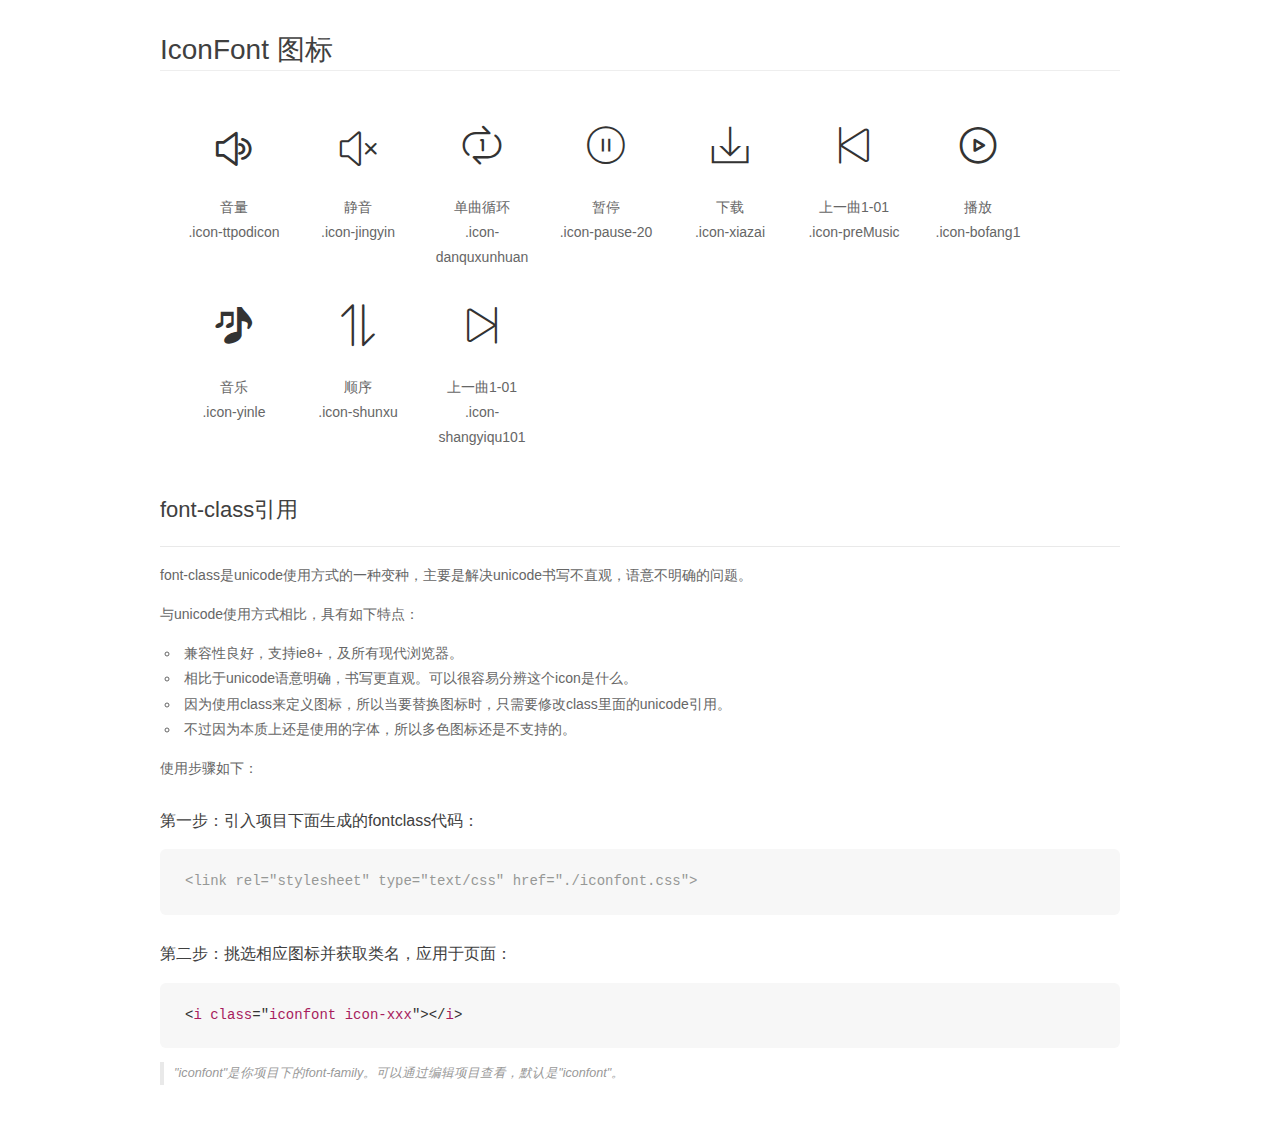
<file: iconfont/demo_fontclass.html>
<!DOCTYPE html>
<html>
<head>
    <meta charset="utf-8"/>
    <title>IconFont</title>
    <link rel="stylesheet" href="demo.css">
    <link rel="stylesheet" href="iconfont.css">
</head>
<body>
    <div class="main markdown">
        <h1>IconFont 图标</h1>
        <ul class="icon_lists clear">
            
                <li>
                <i class="icon iconfont icon-ttpodicon"></i>
                    <div class="name">音量</div>
                    <div class="fontclass">.icon-ttpodicon</div>
                </li>
            
                <li>
                <i class="icon iconfont icon-jingyin"></i>
                    <div class="name">静音</div>
                    <div class="fontclass">.icon-jingyin</div>
                </li>
            
                <li>
                <i class="icon iconfont icon-danquxunhuan"></i>
                    <div class="name">单曲循环</div>
                    <div class="fontclass">.icon-danquxunhuan</div>
                </li>
            
                <li>
                <i class="icon iconfont icon-pause-20"></i>
                    <div class="name">暂停</div>
                    <div class="fontclass">.icon-pause-20</div>
                </li>
            
                <li>
                <i class="icon iconfont icon-xiazai"></i>
                    <div class="name">下载</div>
                    <div class="fontclass">.icon-xiazai</div>
                </li>
            
                <li>
                <i class="icon iconfont icon-preMusic"></i>
                    <div class="name">上一曲1-01</div>
                    <div class="fontclass">.icon-preMusic</div>
                </li>
            
                <li>
                <i class="icon iconfont icon-bofang1"></i>
                    <div class="name">播放</div>
                    <div class="fontclass">.icon-bofang1</div>
                </li>
            
                <li>
                <i class="icon iconfont icon-yinle"></i>
                    <div class="name">音乐</div>
                    <div class="fontclass">.icon-yinle</div>
                </li>
            
                <li>
                <i class="icon iconfont icon-shunxu"></i>
                    <div class="name">顺序</div>
                    <div class="fontclass">.icon-shunxu</div>
                </li>
            
                <li>
                <i class="icon iconfont icon-shangyiqu101"></i>
                    <div class="name">上一曲1-01</div>
                    <div class="fontclass">.icon-shangyiqu101</div>
                </li>
            
        </ul>

        <h2 id="font-class-">font-class引用</h2>
        <hr>

        <p>font-class是unicode使用方式的一种变种，主要是解决unicode书写不直观，语意不明确的问题。</p>
        <p>与unicode使用方式相比，具有如下特点：</p>
        <ul>
        <li>兼容性良好，支持ie8+，及所有现代浏览器。</li>
        <li>相比于unicode语意明确，书写更直观。可以很容易分辨这个icon是什么。</li>
        <li>因为使用class来定义图标，所以当要替换图标时，只需要修改class里面的unicode引用。</li>
        <li>不过因为本质上还是使用的字体，所以多色图标还是不支持的。</li>
        </ul>
        <p>使用步骤如下：</p>
        <h3 id="-fontclass-">第一步：引入项目下面生成的fontclass代码：</h3>


        <pre><code class="lang-js hljs javascript"><span class="hljs-comment">&lt;link rel="stylesheet" type="text/css" href="./iconfont.css"&gt;</span></code></pre>
        <h3 id="-">第二步：挑选相应图标并获取类名，应用于页面：</h3>
        <pre><code class="lang-css hljs">&lt;<span class="hljs-selector-tag">i</span> <span class="hljs-selector-tag">class</span>="<span class="hljs-selector-tag">iconfont</span> <span class="hljs-selector-tag">icon-xxx</span>"&gt;&lt;/<span class="hljs-selector-tag">i</span>&gt;</code></pre>
        <blockquote>
        <p>"iconfont"是你项目下的font-family。可以通过编辑项目查看，默认是"iconfont"。</p>
        </blockquote>
    </div>
</body>
</html>
</file>
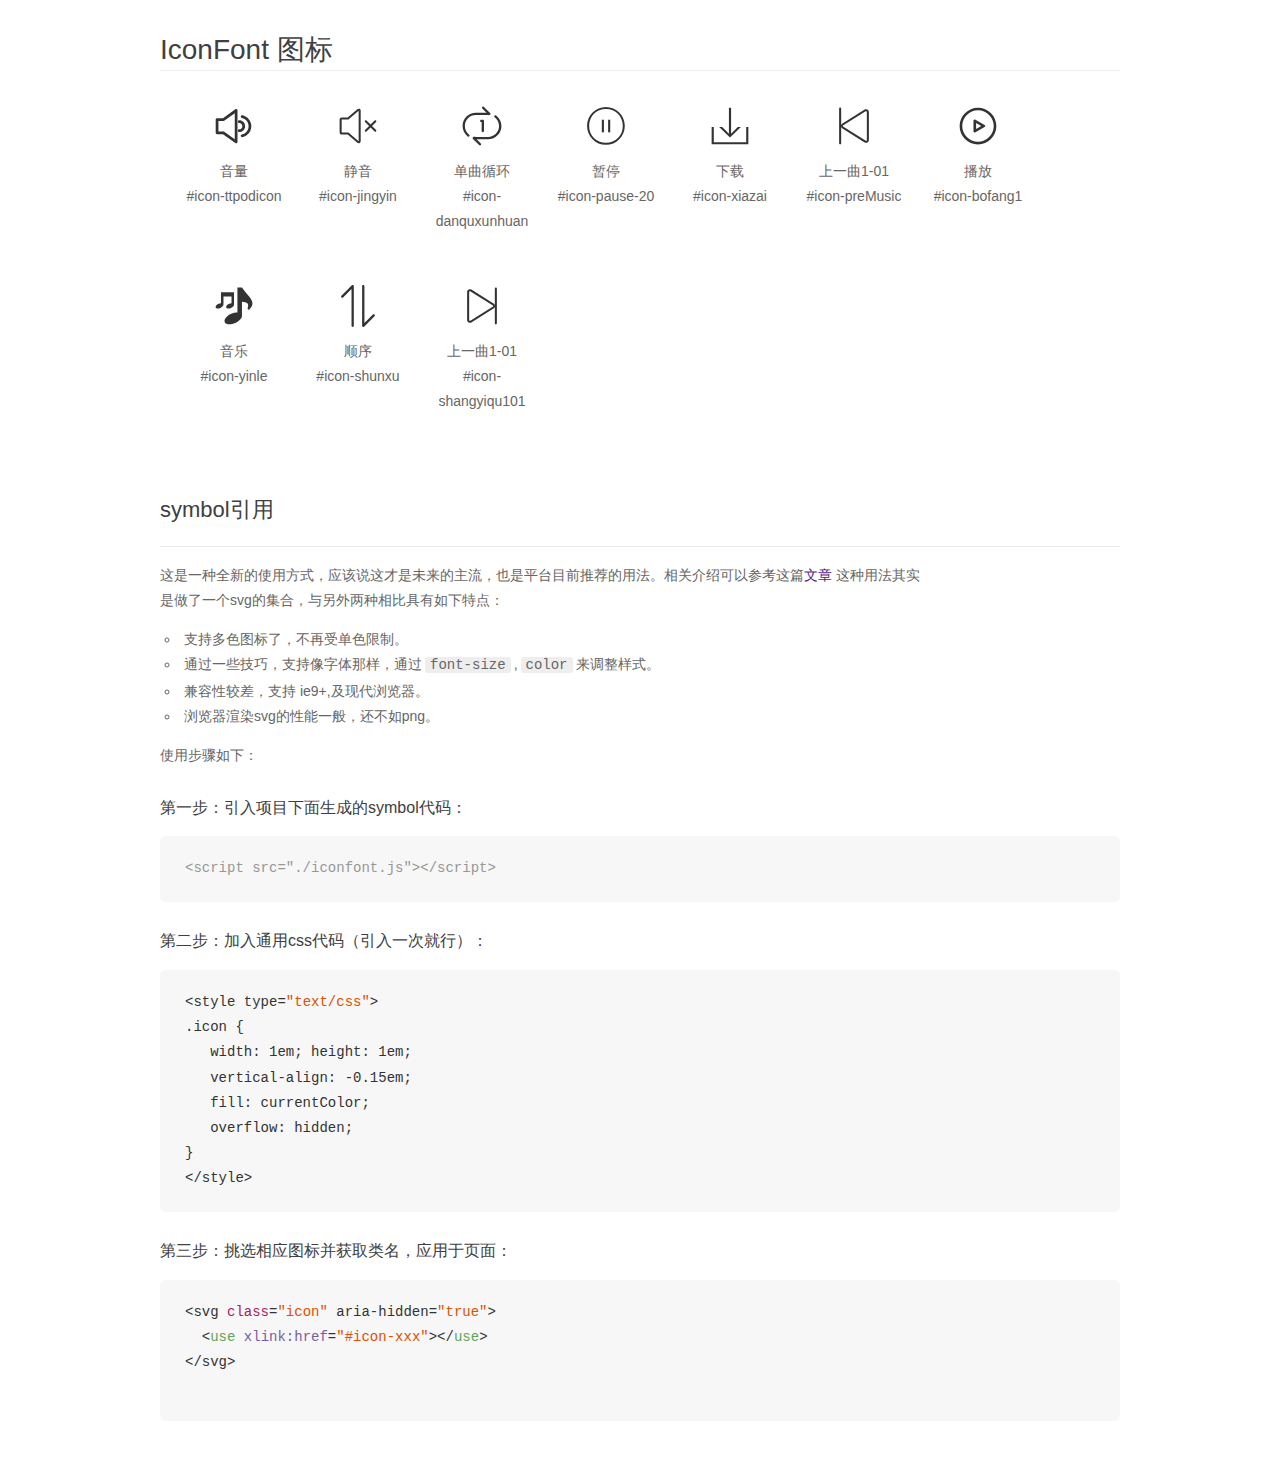
<file: iconfont/demo_symbol.html>
<!DOCTYPE html>
<html>
<head>
    <meta charset="utf-8"/>
    <title>IconFont</title>
    <link rel="stylesheet" href="demo.css">
    <script src="iconfont.js"></script>

    <style type="text/css">
        .icon {
          /* 通过设置 font-size 来改变图标大小 */
          width: 1em; height: 1em;
          /* 图标和文字相邻时，垂直对齐 */
          vertical-align: -0.15em;
          /* 通过设置 color 来改变 SVG 的颜色/fill */
          fill: currentColor;
          /* path 和 stroke 溢出 viewBox 部分在 IE 下会显示
             normalize.css 中也包含这行 */
          overflow: hidden;
        }

    </style>
</head>
<body>
    <div class="main markdown">
        <h1>IconFont 图标</h1>
        <ul class="icon_lists clear">
            
                <li>
                    <svg class="icon" aria-hidden="true">
                        <use xlink:href="#icon-ttpodicon"></use>
                    </svg>
                    <div class="name">音量</div>
                    <div class="fontclass">#icon-ttpodicon</div>
                </li>
            
                <li>
                    <svg class="icon" aria-hidden="true">
                        <use xlink:href="#icon-jingyin"></use>
                    </svg>
                    <div class="name">静音</div>
                    <div class="fontclass">#icon-jingyin</div>
                </li>
            
                <li>
                    <svg class="icon" aria-hidden="true">
                        <use xlink:href="#icon-danquxunhuan"></use>
                    </svg>
                    <div class="name">单曲循环</div>
                    <div class="fontclass">#icon-danquxunhuan</div>
                </li>
            
                <li>
                    <svg class="icon" aria-hidden="true">
                        <use xlink:href="#icon-pause-20"></use>
                    </svg>
                    <div class="name">暂停</div>
                    <div class="fontclass">#icon-pause-20</div>
                </li>
            
                <li>
                    <svg class="icon" aria-hidden="true">
                        <use xlink:href="#icon-xiazai"></use>
                    </svg>
                    <div class="name">下载</div>
                    <div class="fontclass">#icon-xiazai</div>
                </li>
            
                <li>
                    <svg class="icon" aria-hidden="true">
                        <use xlink:href="#icon-preMusic"></use>
                    </svg>
                    <div class="name">上一曲1-01</div>
                    <div class="fontclass">#icon-preMusic</div>
                </li>
            
                <li>
                    <svg class="icon" aria-hidden="true">
                        <use xlink:href="#icon-bofang1"></use>
                    </svg>
                    <div class="name">播放</div>
                    <div class="fontclass">#icon-bofang1</div>
                </li>
            
                <li>
                    <svg class="icon" aria-hidden="true">
                        <use xlink:href="#icon-yinle"></use>
                    </svg>
                    <div class="name">音乐</div>
                    <div class="fontclass">#icon-yinle</div>
                </li>
            
                <li>
                    <svg class="icon" aria-hidden="true">
                        <use xlink:href="#icon-shunxu"></use>
                    </svg>
                    <div class="name">顺序</div>
                    <div class="fontclass">#icon-shunxu</div>
                </li>
            
                <li>
                    <svg class="icon" aria-hidden="true">
                        <use xlink:href="#icon-shangyiqu101"></use>
                    </svg>
                    <div class="name">上一曲1-01</div>
                    <div class="fontclass">#icon-shangyiqu101</div>
                </li>
            
        </ul>


        <h2 id="symbol-">symbol引用</h2>
        <hr>

        <p>这是一种全新的使用方式，应该说这才是未来的主流，也是平台目前推荐的用法。相关介绍可以参考这篇<a href="">文章</a>
        这种用法其实是做了一个svg的集合，与另外两种相比具有如下特点：</p>
        <ul>
          <li>支持多色图标了，不再受单色限制。</li>
          <li>通过一些技巧，支持像字体那样，通过<code>font-size</code>,<code>color</code>来调整样式。</li>
          <li>兼容性较差，支持 ie9+,及现代浏览器。</li>
          <li>浏览器渲染svg的性能一般，还不如png。</li>
        </ul>
        <p>使用步骤如下：</p>
        <h3 id="-symbol-">第一步：引入项目下面生成的symbol代码：</h3>
        <pre><code class="lang-js hljs javascript"><span class="hljs-comment">&lt;script src="./iconfont.js"&gt;&lt;/script&gt;</span></code></pre>
        <h3 id="-css-">第二步：加入通用css代码（引入一次就行）：</h3>
        <pre><code class="lang-js hljs javascript">&lt;style type=<span class="hljs-string">"text/css"</span>&gt;
.icon {
   width: <span class="hljs-number">1</span>em; height: <span class="hljs-number">1</span>em;
   vertical-align: <span class="hljs-number">-0.15</span>em;
   fill: currentColor;
   overflow: hidden;
}
&lt;<span class="hljs-regexp">/style&gt;</span></code></pre>
        <h3 id="-">第三步：挑选相应图标并获取类名，应用于页面：</h3>
        <pre><code class="lang-js hljs javascript">&lt;svg <span class="hljs-class"><span class="hljs-keyword">class</span></span>=<span class="hljs-string">"icon"</span> aria-hidden=<span class="hljs-string">"true"</span>&gt;<span class="xml"><span class="hljs-tag">
  &lt;<span class="hljs-name">use</span> <span class="hljs-attr">xlink:href</span>=<span class="hljs-string">"#icon-xxx"</span>&gt;</span><span class="hljs-tag">&lt;/<span class="hljs-name">use</span>&gt;</span>
</span>&lt;<span class="hljs-regexp">/svg&gt;
        </span></code></pre>
    </div>
</body>
</html>
</file>
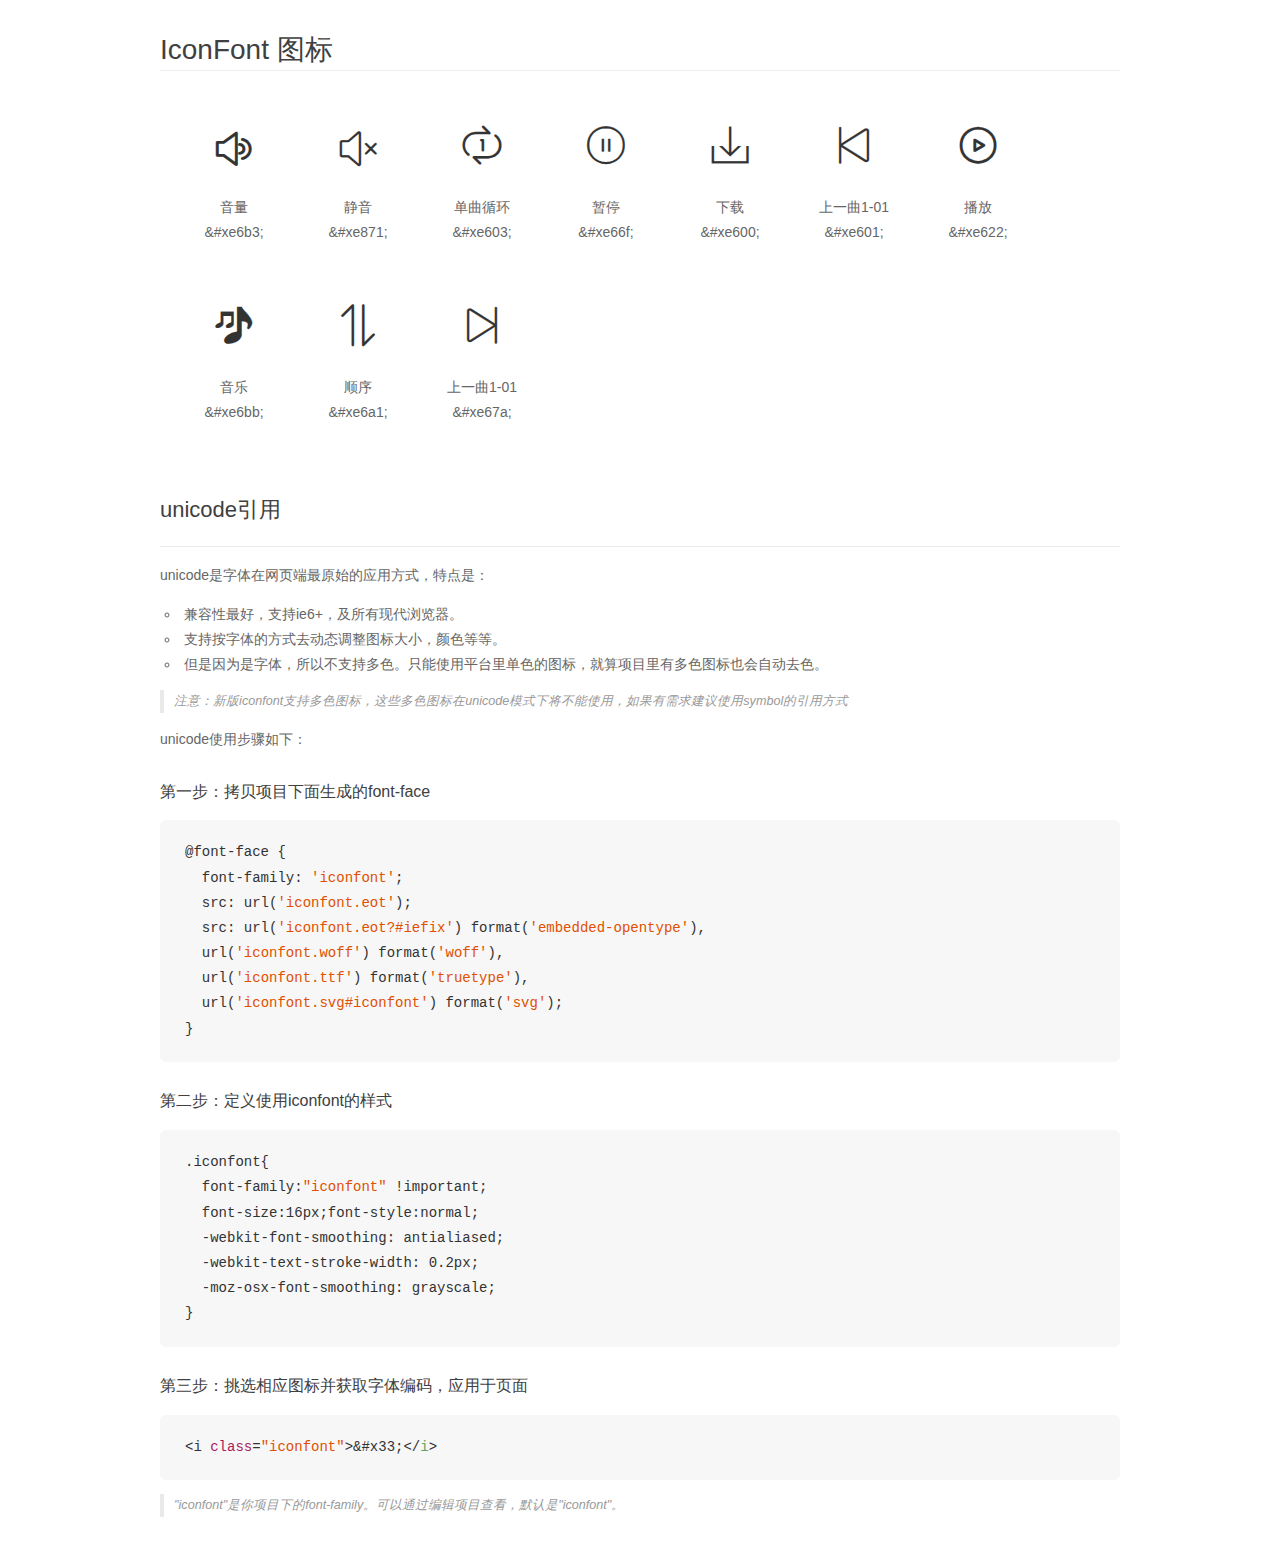
<file: iconfont/demo_unicode.html>
<!DOCTYPE html>
<html>
<head>
    <meta charset="utf-8"/>
    <title>IconFont</title>
    <link rel="stylesheet" href="demo.css">

    <style type="text/css">

        @font-face {font-family: "iconfont";
          src: url('iconfont.eot'); /* IE9*/
          src: url('iconfont.eot#iefix') format('embedded-opentype'), /* IE6-IE8 */
          url('iconfont.woff') format('woff'), /* chrome, firefox */
          url('iconfont.ttf') format('truetype'), /* chrome, firefox, opera, Safari, Android, iOS 4.2+*/
          url('iconfont.svg#iconfont') format('svg'); /* iOS 4.1- */
        }

        .iconfont {
          font-family:"iconfont" !important;
          font-size:16px;
          font-style:normal;
          -webkit-font-smoothing: antialiased;
          -webkit-text-stroke-width: 0.2px;
          -moz-osx-font-smoothing: grayscale;
        }

    </style>
</head>
<body>
    <div class="main markdown">
        <h1>IconFont 图标</h1>
        <ul class="icon_lists clear">
            
                <li>
                <i class="icon iconfont">&#xe6b3;</i>
                    <div class="name">音量</div>
                    <div class="code">&amp;#xe6b3;</div>
                </li>
            
                <li>
                <i class="icon iconfont">&#xe871;</i>
                    <div class="name">静音</div>
                    <div class="code">&amp;#xe871;</div>
                </li>
            
                <li>
                <i class="icon iconfont">&#xe603;</i>
                    <div class="name">单曲循环</div>
                    <div class="code">&amp;#xe603;</div>
                </li>
            
                <li>
                <i class="icon iconfont">&#xe66f;</i>
                    <div class="name">暂停</div>
                    <div class="code">&amp;#xe66f;</div>
                </li>
            
                <li>
                <i class="icon iconfont">&#xe600;</i>
                    <div class="name">下载</div>
                    <div class="code">&amp;#xe600;</div>
                </li>
            
                <li>
                <i class="icon iconfont">&#xe601;</i>
                    <div class="name">上一曲1-01</div>
                    <div class="code">&amp;#xe601;</div>
                </li>
            
                <li>
                <i class="icon iconfont">&#xe622;</i>
                    <div class="name">播放</div>
                    <div class="code">&amp;#xe622;</div>
                </li>
            
                <li>
                <i class="icon iconfont">&#xe6bb;</i>
                    <div class="name">音乐</div>
                    <div class="code">&amp;#xe6bb;</div>
                </li>
            
                <li>
                <i class="icon iconfont">&#xe6a1;</i>
                    <div class="name">顺序</div>
                    <div class="code">&amp;#xe6a1;</div>
                </li>
            
                <li>
                <i class="icon iconfont">&#xe67a;</i>
                    <div class="name">上一曲1-01</div>
                    <div class="code">&amp;#xe67a;</div>
                </li>
            
        </ul>
        <h2 id="unicode-">unicode引用</h2>
        <hr>

        <p>unicode是字体在网页端最原始的应用方式，特点是：</p>
        <ul>
        <li>兼容性最好，支持ie6+，及所有现代浏览器。</li>
        <li>支持按字体的方式去动态调整图标大小，颜色等等。</li>
        <li>但是因为是字体，所以不支持多色。只能使用平台里单色的图标，就算项目里有多色图标也会自动去色。</li>
        </ul>
        <blockquote>
        <p>注意：新版iconfont支持多色图标，这些多色图标在unicode模式下将不能使用，如果有需求建议使用symbol的引用方式</p>
        </blockquote>
        <p>unicode使用步骤如下：</p>
        <h3 id="-font-face">第一步：拷贝项目下面生成的font-face</h3>
        <pre><code class="lang-js hljs javascript">@font-face {
  font-family: <span class="hljs-string">'iconfont'</span>;
  src: url(<span class="hljs-string">'iconfont.eot'</span>);
  src: url(<span class="hljs-string">'iconfont.eot?#iefix'</span>) format(<span class="hljs-string">'embedded-opentype'</span>),
  url(<span class="hljs-string">'iconfont.woff'</span>) format(<span class="hljs-string">'woff'</span>),
  url(<span class="hljs-string">'iconfont.ttf'</span>) format(<span class="hljs-string">'truetype'</span>),
  url(<span class="hljs-string">'iconfont.svg#iconfont'</span>) format(<span class="hljs-string">'svg'</span>);
}
</code></pre>
        <h3 id="-iconfont-">第二步：定义使用iconfont的样式</h3>
        <pre><code class="lang-js hljs javascript">.iconfont{
  font-family:<span class="hljs-string">"iconfont"</span> !important;
  font-size:<span class="hljs-number">16</span>px;font-style:normal;
  -webkit-font-smoothing: antialiased;
  -webkit-text-stroke-width: <span class="hljs-number">0.2</span>px;
  -moz-osx-font-smoothing: grayscale;
}
</code></pre>
        <h3 id="-">第三步：挑选相应图标并获取字体编码，应用于页面</h3>
        <pre><code class="lang-js hljs javascript">&lt;i <span class="hljs-class"><span class="hljs-keyword">class</span></span>=<span class="hljs-string">"iconfont"</span>&gt;&amp;#x33;<span class="xml"><span class="hljs-tag">&lt;/<span class="hljs-name">i</span>&gt;</span></span></code></pre>

        <blockquote>
        <p>"iconfont"是你项目下的font-family。可以通过编辑项目查看，默认是"iconfont"。</p>
        </blockquote>
    </div>


</body>
</html>
</file>
<file: iconfont/iconfont.css>
@font-face {font-family: "iconfont";
  src: url('iconfont.eot?t=1513768206699'); /* IE9*/
  src: url('iconfont.eot?t=1513768206699#iefix') format('embedded-opentype'), /* IE6-IE8 */
  url('[data-uri]') format('woff'),
  url('iconfont.ttf?t=1513768206699') format('truetype'), /* chrome, firefox, opera, Safari, Android, iOS 4.2+*/
  url('iconfont.svg?t=1513768206699#iconfont') format('svg'); /* iOS 4.1- */
}

.iconfont {
  font-family:"iconfont" !important;
  font-size:16px;
  font-style:normal;
  -webkit-font-smoothing: antialiased;
  -moz-osx-font-smoothing: grayscale;
}

.icon-ttpodicon:before { content: "\e6b3"; }

.icon-jingyin:before { content: "\e871"; }

.icon-danquxunhuan:before { content: "\e603"; }

.icon-pause-20:before { content: "\e66f"; }

.icon-xiazai:before { content: "\e600"; }

.icon-preMusic:before { content: "\e601"; }

.icon-bofang1:before { content: "\e622"; }

.icon-yinle:before { content: "\e6bb"; }

.icon-shunxu:before { content: "\e6a1"; }

.icon-shangyiqu101:before { content: "\e67a"; }
</file>
<file: iconfont/demo.css>
*{margin: 0;padding: 0;list-style: none;}
/*
KISSY CSS Reset
理念：1. reset 的目的不是清除浏览器的默认样式，这仅是部分工作。清除和重置是紧密不可分的。
2. reset 的目的不是让默认样式在所有浏览器下一致，而是减少默认样式有可能带来的问题。
3. reset 期望提供一套普适通用的基础样式。但没有银弹，推荐根据具体需求，裁剪和修改后再使用。
特色：1. 适应中文；2. 基于最新主流浏览器。
维护：玉伯<lifesinger@gmail.com>, 正淳<ragecarrier@gmail.com>
 */

/** 清除内外边距 **/
body, h1, h2, h3, h4, h5, h6, hr, p, blockquote, /* structural elements 结构元素 */
dl, dt, dd, ul, ol, li, /* list elements 列表元素 */
pre, /* text formatting elements 文本格式元素 */
form, fieldset, legend, button, input, textarea, /* form elements 表单元素 */
th, td /* table elements 表格元素 */ {
  margin: 0;
  padding: 0;
}

/** 设置默认字体 **/
body,
button, input, select, textarea /* for ie */ {
  font: 12px/1.5 tahoma, arial, \5b8b\4f53, sans-serif;
}
h1, h2, h3, h4, h5, h6 { font-size: 100%; }
address, cite, dfn, em, var { font-style: normal; } /* 将斜体扶正 */
code, kbd, pre, samp { font-family: courier new, courier, monospace; } /* 统一等宽字体 */
small { font-size: 12px; } /* 小于 12px 的中文很难阅读，让 small 正常化 */

/** 重置列表元素 **/
ul, ol { list-style: none; }

/** 重置文本格式元素 **/
a { text-decoration: none; }
a:hover { text-decoration: underline; }


/** 重置表单元素 **/
legend { color: #000; } /* for ie6 */
fieldset, img { border: 0; } /* img 搭车：让链接里的 img 无边框 */
button, input, select, textarea { font-size: 100%; } /* 使得表单元素在 ie 下能继承字体大小 */
/* 注：optgroup 无法扶正 */

/** 重置表格元素 **/
table { border-collapse: collapse; border-spacing: 0; }

/* 清除浮动 */
.ks-clear:after, .clear:after {
  content: '\20';
  display: block;
  height: 0;
  clear: both;
}
.ks-clear, .clear {
  *zoom: 1;
}

.main {
  padding: 30px 100px;
width: 960px;
margin: 0 auto;
}
.main h1{font-size:36px; color:#333; text-align:left;margin-bottom:30px; border-bottom: 1px solid #eee;}

.helps{margin-top:40px;}
.helps pre{
  padding:20px;
  margin:10px 0;
  border:solid 1px #e7e1cd;
  background-color: #fffdef;
  overflow: auto;
}

.icon_lists{
  width: 100% !important;

}

.icon_lists li{
  float:left;
  width: 100px;
  height:180px;
  text-align: center;
  list-style: none !important;
}
.icon_lists .icon{
  font-size: 42px;
  line-height: 100px;
  margin: 10px 0;
  color:#333;
  -webkit-transition: font-size 0.25s ease-out 0s;
  -moz-transition: font-size 0.25s ease-out 0s;
  transition: font-size 0.25s ease-out 0s;

}
.icon_lists .icon:hover{
  font-size: 100px;
}



.markdown {
  color: #666;
  font-size: 14px;
  line-height: 1.8;
}

.highlight {
  line-height: 1.5;
}

.markdown img {
  vertical-align: middle;
  max-width: 100%;
}

.markdown h1 {
  color: #404040;
  font-weight: 500;
  line-height: 40px;
  margin-bottom: 24px;
}

.markdown h2,
.markdown h3,
.markdown h4,
.markdown h5,
.markdown h6 {
  color: #404040;
  margin: 1.6em 0 0.6em 0;
  font-weight: 500;
  clear: both;
}

.markdown h1 {
  font-size: 28px;
}

.markdown h2 {
  font-size: 22px;
}

.markdown h3 {
  font-size: 16px;
}

.markdown h4 {
  font-size: 14px;
}

.markdown h5 {
  font-size: 12px;
}

.markdown h6 {
  font-size: 12px;
}

.markdown hr {
  height: 1px;
  border: 0;
  background: #e9e9e9;
  margin: 16px 0;
  clear: both;
}

.markdown p,
.markdown pre {
  margin: 1em 0;
}

.markdown > p,
.markdown > blockquote,
.markdown > .highlight,
.markdown > ol,
.markdown > ul {
  width: 80%;
}

.markdown ul > li {
  list-style: circle;
}

.markdown > ul li,
.markdown blockquote ul > li {
  margin-left: 20px;
  padding-left: 4px;
}

.markdown > ul li p,
.markdown > ol li p {
  margin: 0.6em 0;
}

.markdown ol > li {
  list-style: decimal;
}

.markdown > ol li,
.markdown blockquote ol > li {
  margin-left: 20px;
  padding-left: 4px;
}

.markdown code {
  margin: 0 3px;
  padding: 0 5px;
  background: #eee;
  border-radius: 3px;
}

.markdown pre {
  border-radius: 6px;
  background: #f7f7f7;
  padding: 20px;
}

.markdown pre code {
  border: none;
  background: #f7f7f7;
  margin: 0;
}

.markdown strong,
.markdown b {
  font-weight: 600;
}

.markdown > table {
  border-collapse: collapse;
  border-spacing: 0px;
  empty-cells: show;
  border: 1px solid #e9e9e9;
  width: 95%;
  margin-bottom: 24px;
}

.markdown > table th {
  white-space: nowrap;
  color: #333;
  font-weight: 600;

}

.markdown > table th,
.markdown > table td {
  border: 1px solid #e9e9e9;
  padding: 8px 16px;
  text-align: left;
}

.markdown > table th {
  background: #F7F7F7;
}

.markdown blockquote {
  font-size: 90%;
  color: #999;
  border-left: 4px solid #e9e9e9;
  padding-left: 0.8em;
  margin: 1em 0;
  font-style: italic;
}

.markdown blockquote p {
  margin: 0;
}

.markdown .anchor {
  opacity: 0;
  transition: opacity 0.3s ease;
  margin-left: 8px;
}

.markdown .waiting {
  color: #ccc;
}

.markdown h1:hover .anchor,
.markdown h2:hover .anchor,
.markdown h3:hover .anchor,
.markdown h4:hover .anchor,
.markdown h5:hover .anchor,
.markdown h6:hover .anchor {
  opacity: 1;
  display: inline-block;
}

.markdown > br,
.markdown > p > br {
  clear: both;
}


.hljs {
  display: block;
  background: white;
  padding: 0.5em;
  color: #333333;
  overflow-x: auto;
}

.hljs-comment,
.hljs-meta {
  color: #969896;
}

.hljs-string,
.hljs-variable,
.hljs-template-variable,
.hljs-strong,
.hljs-emphasis,
.hljs-quote {
  color: #df5000;
}

.hljs-keyword,
.hljs-selector-tag,
.hljs-type {
  color: #a71d5d;
}

.hljs-literal,
.hljs-symbol,
.hljs-bullet,
.hljs-attribute {
  color: #0086b3;
}

.hljs-section,
.hljs-name {
  color: #63a35c;
}

.hljs-tag {
  color: #333333;
}

.hljs-title,
.hljs-attr,
.hljs-selector-id,
.hljs-selector-class,
.hljs-selector-attr,
.hljs-selector-pseudo {
  color: #795da3;
}

.hljs-addition {
  color: #55a532;
  background-color: #eaffea;
}

.hljs-deletion {
  color: #bd2c00;
  background-color: #ffecec;
}

.hljs-link {
  text-decoration: underline;
}

pre{
  background: #fff;
}
</file>
